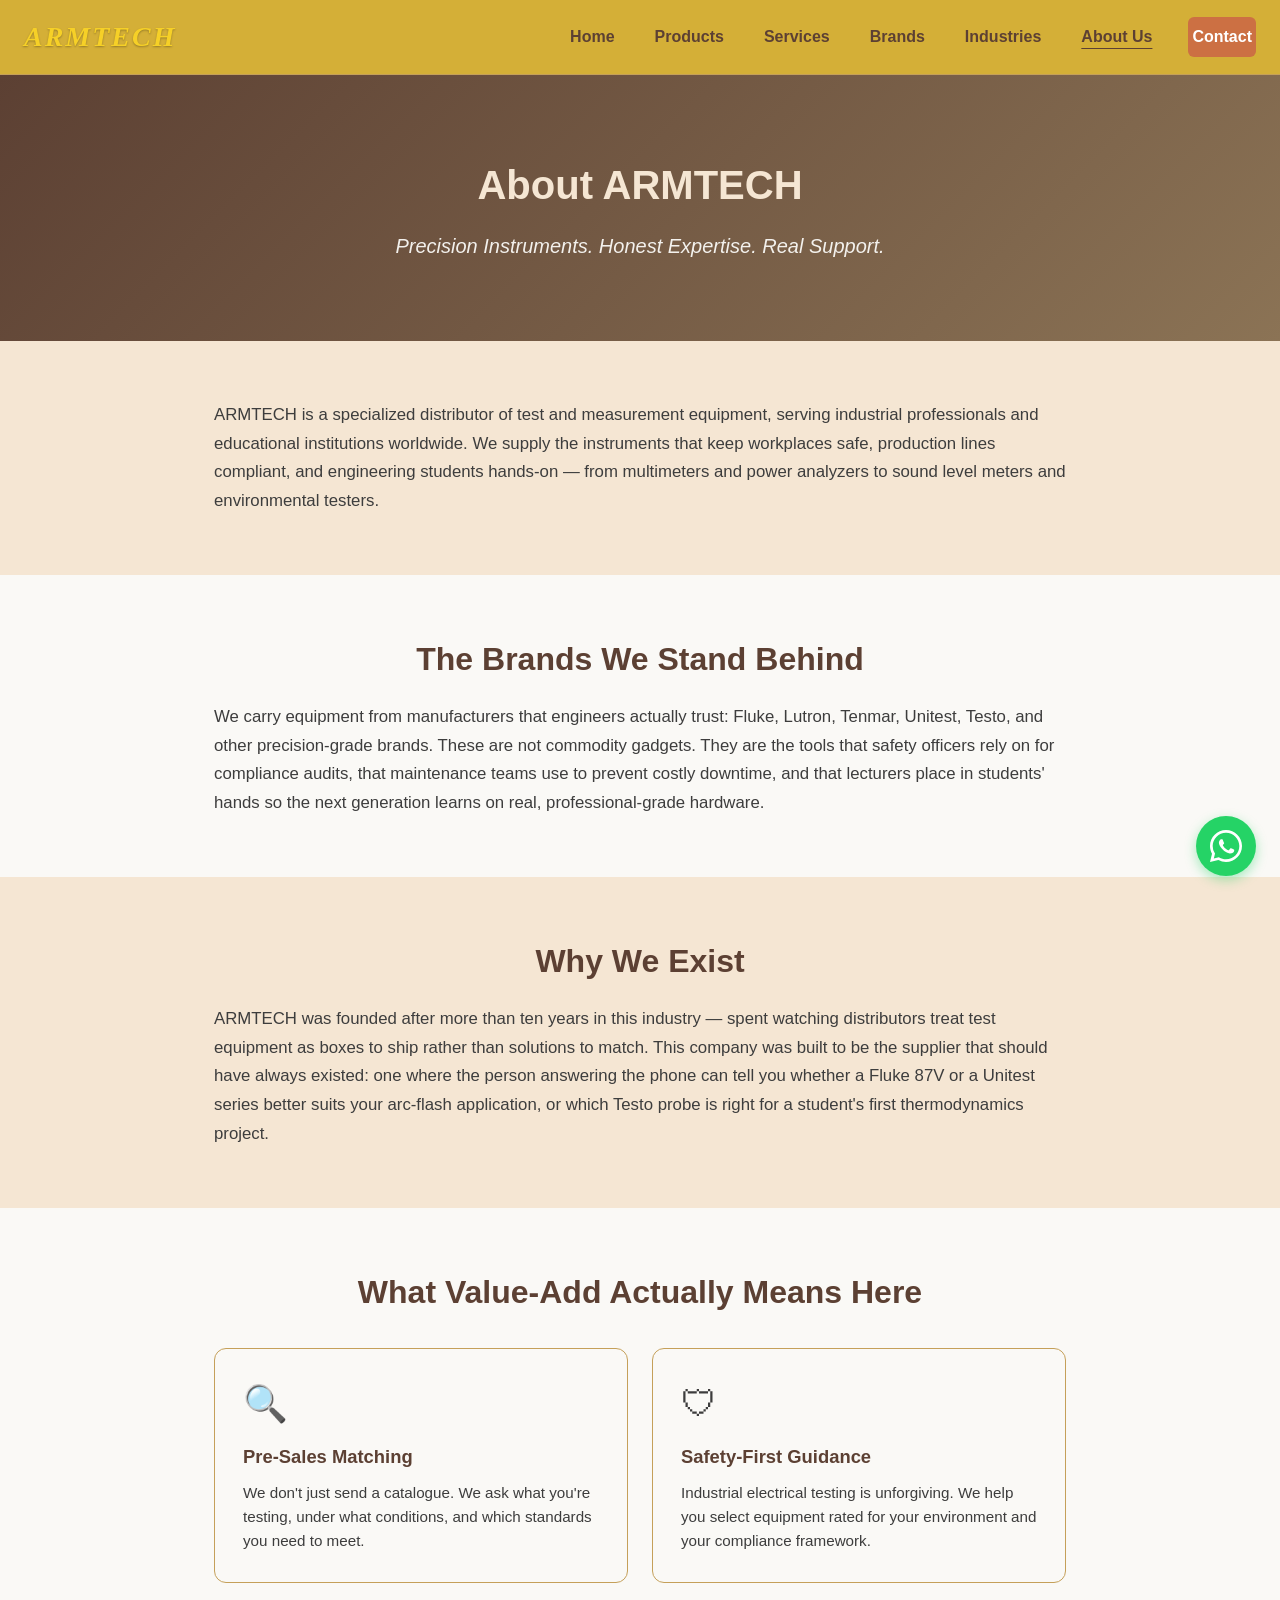
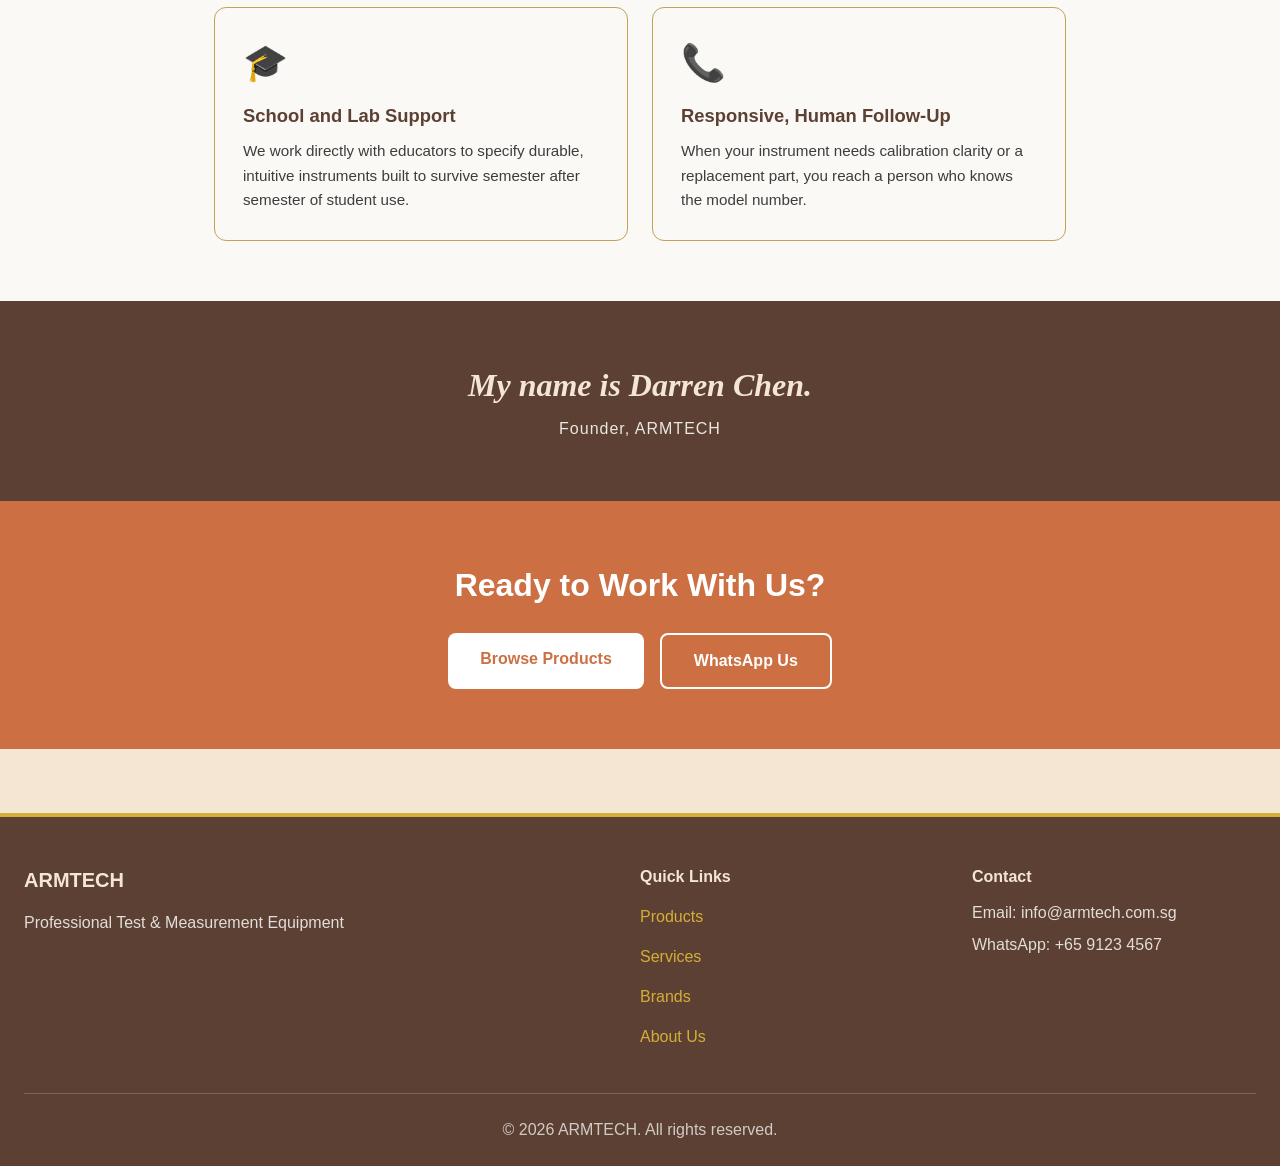
<file: about.html>
<!DOCTYPE html>
<html lang="en">
<head>
    <meta charset="UTF-8">
    <meta name="viewport" content="width=device-width, initial-scale=1.0">
    <meta name="description" content="About ARMTECH — Precision Instruments. Honest Expertise. Real Support. Founded by Darren Chen.">
    <title>About Us | ARMTECH</title>
    <link rel="stylesheet" href="style.css">
    <style>
        .about-hero { background: linear-gradient(135deg, #5C4033 0%, #8B7355 100%); color: #F5E6D3; padding: 80px 20px; text-align: center; }
        .about-hero h1 { font-size: 2.5rem; margin-bottom: 16px; color: #F5E6D3; }
        .about-hero p { font-size: 1.25rem; opacity: 0.95; color: #FAF9F6; font-style: italic; }

        .about-section { padding: 60px 0; }
        .about-section .container { max-width: 900px; }
        .about-section h2 { font-size: 2rem; color: #5C4033; margin-bottom: 20px; text-align: center; }
        .about-section p { font-size: 1.05rem; line-height: 1.7; color: #3D3D3D; }
        .about-section.beige { background: #F5E6D3; }
        .about-section.cream { background: #FAF9F6; }

        .value-grid { display: grid; grid-template-columns: repeat(2, 1fr); gap: 24px; margin-top: 32px; }
        .value-card { background: #FAF9F6; border: 1px solid #C5A059; border-radius: 12px; padding: 28px; transition: border-color 0.2s, transform 0.2s; }
        .value-card:hover { border-color: #D4AF37; transform: translateY(-2px); }
        .value-card .icon { font-size: 36px; margin-bottom: 12px; }
        .value-card h3 { font-size: 1.15rem; color: #5C4033; margin-bottom: 10px; }
        .value-card p { font-size: 0.95rem; color: #3D3D3D; line-height: 1.6; }

        .founder-section { background: #5C4033; color: #F5E6D3; padding: 60px 20px; text-align: center; }
        .founder-section h2 { font-family: Georgia, 'Times New Roman', serif; font-size: 2rem; color: #F5E6D3; margin-bottom: 8px; font-style: italic; }
        .founder-section p { font-size: 1rem; color: #FAF9F6; opacity: 0.9; letter-spacing: 1px; }

        .about-cta { background: #CC7043; color: white; text-align: center; padding: 60px 20px; }
        .about-cta h2 { font-size: 2rem; color: white; margin-bottom: 24px; }
        .about-cta .cta-buttons { display: inline-flex; gap: 16px; flex-wrap: wrap; justify-content: center; }
        .about-cta a { background: white; color: #CC7043; padding: 14px 32px; border-radius: 8px; text-decoration: none; font-weight: 600; transition: transform 0.2s; display: inline-block; }
        .about-cta a:hover { transform: scale(1.05); color: #CC7043; }
        .about-cta a.outline { background: transparent; color: white; border: 2px solid white; }
        .about-cta a.outline:hover { background: white; color: #CC7043; }

        @media (max-width: 768px) {
            .about-hero { padding: 40px 16px !important; }
            .about-hero h1 { font-size: 1.6rem !important; }
            .about-hero p { font-size: 1rem !important; }
            .about-section { padding: 32px 0 !important; }
            .about-section h2 { font-size: 1.4rem !important; }
            .value-grid { grid-template-columns: 1fr !important; gap: 16px !important; }
            .value-card { padding: 20px !important; }
            .founder-section { padding: 40px 16px !important; }
            .founder-section h2 { font-size: 1.5rem !important; }
            .about-cta { padding: 40px 16px !important; }
            .about-cta h2 { font-size: 1.5rem !important; }
            .about-cta .cta-buttons { flex-direction: column; width: 100%; gap: 12px; }
            .about-cta a { width: 100%; text-align: center; }
        }
    </style>
</head>
<body>
    <header class="site-header">
        <div class="container">
            <div class="header-content">
                <div class="logo">ARMTECH</div>
                <button class="nav-toggle" aria-label="Toggle menu" aria-expanded="false"><span></span><span></span><span></span></button>
                <nav class="main-nav">
                    <a href="index.html">Home</a>
                    <a href="products.html">Products</a>
                    <a href="services.html">Services</a>
                    <a href="brands.html">Brands</a>
                    <a href="industries.html">Industries</a>
                    <a href="about.html" class="active">About Us</a>
                    <a href="#contact" class="btn-contact">Contact</a>
                </nav>
            </div>
        </div>
    </header>

    <section class="about-hero">
        <h1>About ARMTECH</h1>
        <p>Precision Instruments. Honest Expertise. Real Support.</p>
    </section>

    <section class="about-section beige">
        <div class="container">
            <p>ARMTECH is a specialized distributor of test and measurement equipment, serving industrial professionals and educational institutions worldwide. We supply the instruments that keep workplaces safe, production lines compliant, and engineering students hands-on &mdash; from multimeters and power analyzers to sound level meters and environmental testers.</p>
        </div>
    </section>

    <section class="about-section cream">
        <div class="container">
            <h2>The Brands We Stand Behind</h2>
            <p>We carry equipment from manufacturers that engineers actually trust: Fluke, Lutron, Tenmar, Unitest, Testo, and other precision-grade brands. These are not commodity gadgets. They are the tools that safety officers rely on for compliance audits, that maintenance teams use to prevent costly downtime, and that lecturers place in students' hands so the next generation learns on real, professional-grade hardware.</p>
        </div>
    </section>

    <section class="about-section beige">
        <div class="container">
            <h2>Why We Exist</h2>
            <p>ARMTECH was founded after more than ten years in this industry &mdash; spent watching distributors treat test equipment as boxes to ship rather than solutions to match. This company was built to be the supplier that should have always existed: one where the person answering the phone can tell you whether a Fluke 87V or a Unitest series better suits your arc-flash application, or which Testo probe is right for a student's first thermodynamics project.</p>
        </div>
    </section>

    <section class="about-section cream">
        <div class="container">
            <h2>What Value-Add Actually Means Here</h2>
            <div class="value-grid">
                <div class="value-card">
                    <div class="icon">&#128269;</div>
                    <h3>Pre-Sales Matching</h3>
                    <p>We don't just send a catalogue. We ask what you're testing, under what conditions, and which standards you need to meet.</p>
                </div>
                <div class="value-card">
                    <div class="icon">&#128737;</div>
                    <h3>Safety-First Guidance</h3>
                    <p>Industrial electrical testing is unforgiving. We help you select equipment rated for your environment and your compliance framework.</p>
                </div>
                <div class="value-card">
                    <div class="icon">&#127891;</div>
                    <h3>School and Lab Support</h3>
                    <p>We work directly with educators to specify durable, intuitive instruments built to survive semester after semester of student use.</p>
                </div>
                <div class="value-card">
                    <div class="icon">&#128222;</div>
                    <h3>Responsive, Human Follow-Up</h3>
                    <p>When your instrument needs calibration clarity or a replacement part, you reach a person who knows the model number.</p>
                </div>
            </div>
        </div>
    </section>

    <section class="founder-section">
        <h2>My name is Darren Chen.</h2>
        <p>Founder, ARMTECH</p>
    </section>

    <section class="about-cta" id="contact">
        <h2>Ready to Work With Us?</h2>
        <div class="cta-buttons">
            <a href="products.html">Browse Products</a>
            <a href="https://wa.me/6591234567?text=Hello,%20I%20would%20like%20to%20learn%20more%20about%20ARMTECH" target="_blank" rel="noopener" class="outline">WhatsApp Us</a>
        </div>
    </section>

    <footer class="site-footer">
        <div class="container">
            <div class="footer-content">
                <div class="footer-col"><h3>ARMTECH</h3><p>Professional Test &amp; Measurement Equipment</p></div>
                <div class="footer-col"><h4>Quick Links</h4><a href="products.html">Products</a><a href="services.html">Services</a><a href="brands.html">Brands</a><a href="about.html">About Us</a></div>
                <div class="footer-col"><h4>Contact</h4><p>Email: info@armtech.com.sg</p><p>WhatsApp: +65 9123 4567</p></div>
            </div>
            <div class="footer-bottom"><p>&copy; 2026 ARMTECH. All rights reserved.</p></div>
        </div>
    </footer>

    <div class="whatsapp-widget">
        <div class="whatsapp-tooltip">Chat with us on WhatsApp</div>
        <a href="https://wa.me/6591234567?text=Hello,%20I%20have%20a%20question%20about%20ARMTECH%20products" class="whatsapp-button" target="_blank" rel="noopener noreferrer" aria-label="Chat on WhatsApp">
            <svg viewBox="0 0 32 32" xmlns="http://www.w3.org/2000/svg"><path d="M16 0C7.164 0 0 7.163 0 16c0 2.825.737 5.48 2.027 7.784L0 32l8.394-2.02A15.924 15.924 0 0016 32c8.836 0 16-7.163 16-16S24.836 0 16 0zm0 29.333c-2.44 0-4.745-.66-6.72-1.813l-.48-.287-4.987 1.2 1.227-4.893-.32-.507A13.253 13.253 0 012.667 16c0-7.36 5.973-13.333 13.333-13.333S29.333 8.64 29.333 16 23.36 29.333 16 29.333z"/><path d="M23.787 19.613c-.387-.193-2.293-1.133-2.647-1.267-.353-.133-.613-.2-.873.2-.26.4-1.007 1.267-1.233 1.527-.227.26-.453.293-.84.1-.387-.193-1.633-.6-3.107-1.92-1.147-1.027-1.92-2.293-2.147-2.68-.227-.387-.027-.6.173-.793.173-.173.387-.453.58-.68.193-.227.26-.387.387-.647.133-.26.067-.48-.033-.68-.1-.2-.873-2.107-1.2-2.88-.32-.753-.64-.653-.873-.667-.227-.013-.48-.013-.733-.013s-.667.093-1.013.467c-.347.373-1.32 1.293-1.32 3.147s1.353 3.653 1.54 3.907c.187.253 2.64 4.04 6.4 5.667.893.387 1.587.62 2.133.793.893.287 1.707.247 2.347.147.72-.107 2.293-.94 2.613-1.847.32-.907.32-1.68.227-1.847-.093-.173-.347-.267-.733-.46z"/></svg>
        </a>
    </div>

<script>
(function(){var t=document.querySelector('.nav-toggle');var n=document.querySelector('.main-nav');if(t&&n){t.addEventListener('click',function(){var open=n.classList.toggle('open');t.classList.toggle('active');t.setAttribute('aria-expanded',open?'true':'false')});n.querySelectorAll('a').forEach(function(a){a.addEventListener('click',function(){n.classList.remove('open');t.classList.remove('active');t.setAttribute('aria-expanded','false')})})}})();
</script>
</body>
</html>
</file>
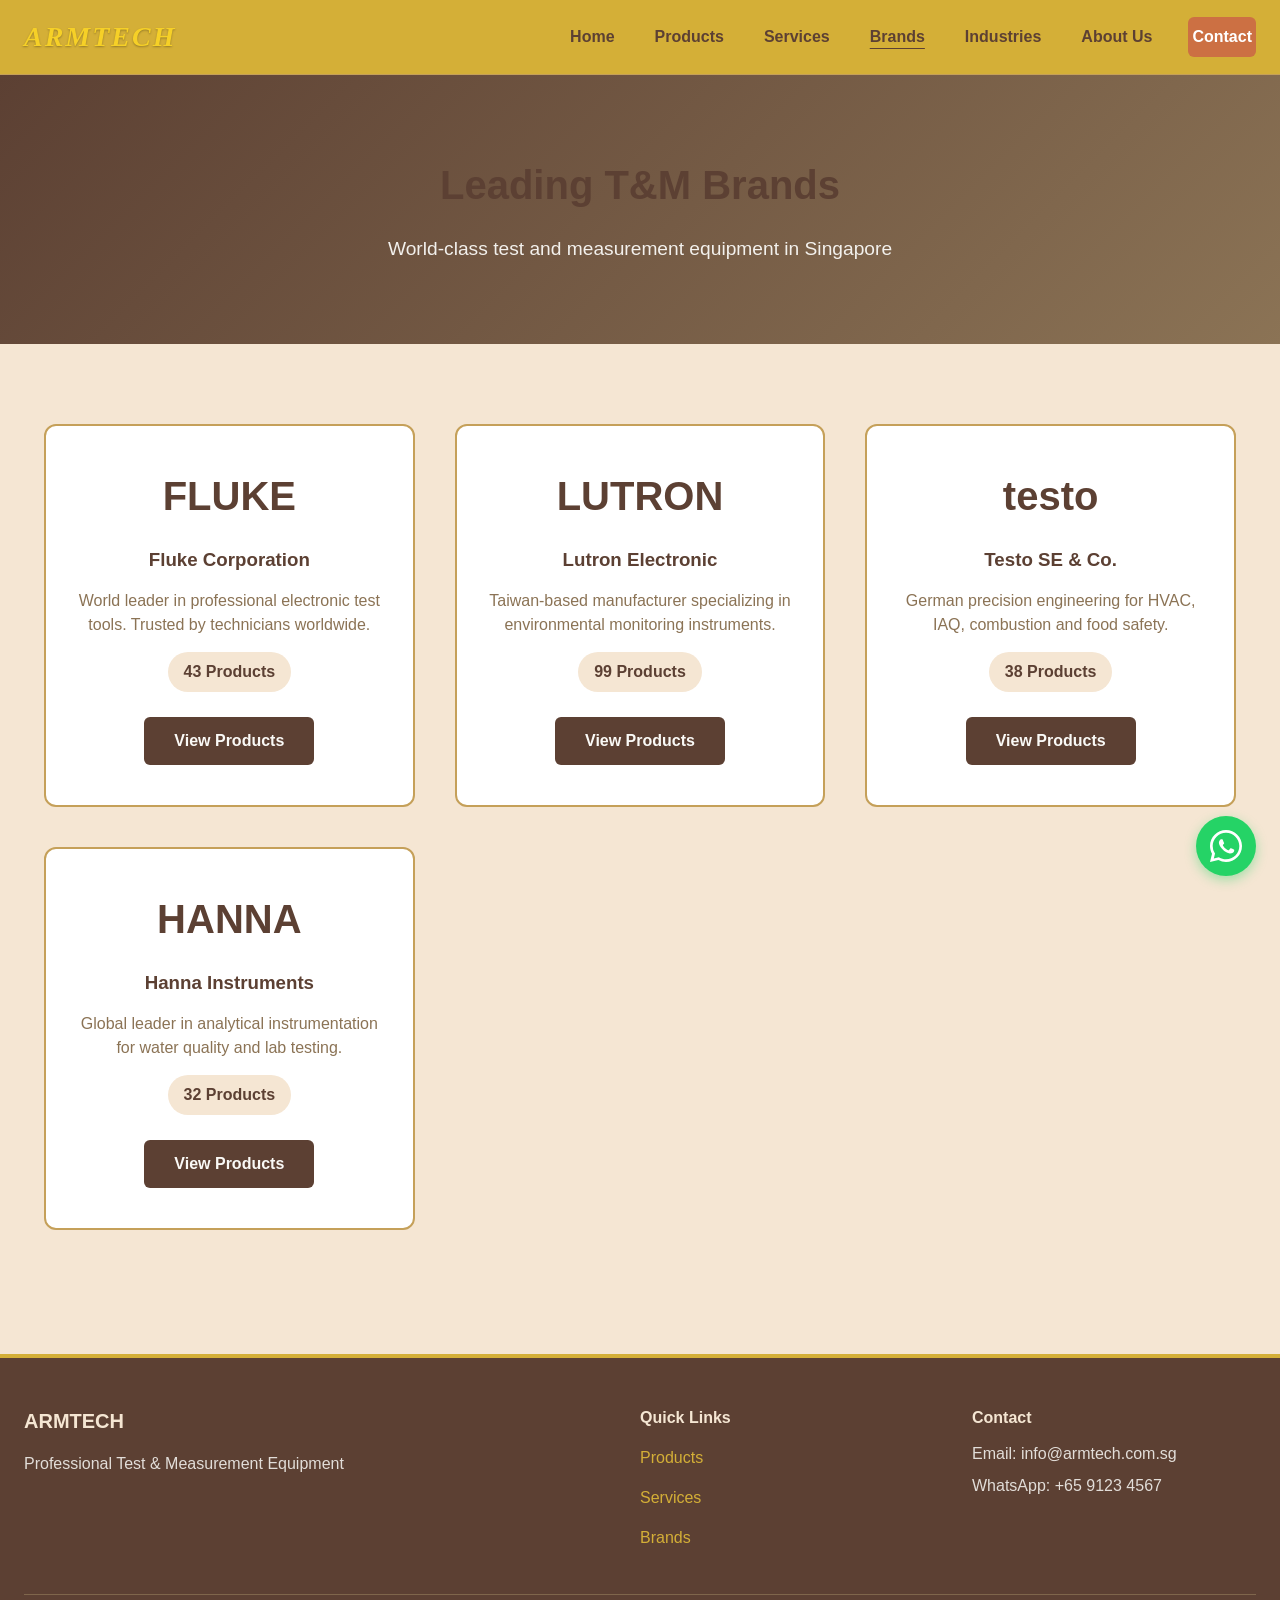
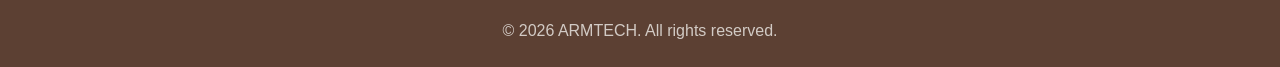
<file: brands.html>
<!DOCTYPE html>
<html lang="en">
<head>
    <meta charset="UTF-8">
    <meta name="viewport" content="width=device-width, initial-scale=1.0">
    <title>Brands | ARMTECH</title>
    <link rel="stylesheet" href="style.css">
</head>
<body>
    <header class="site-header">
        <div class="container">
            <div class="header-content">
                <div class="logo">ARMTECH</div>
                <button class="nav-toggle" aria-label="Toggle menu" aria-expanded="false"><span></span><span></span><span></span></button>
                <nav class="main-nav">
                    <a href="index.html">Home</a>
                    <a href="products.html">Products</a>
                    <a href="services.html">Services</a>
                    <a href="brands.html" class="active">Brands</a>
                    <a href="industries.html">Industries</a>
                    <a href="about.html">About Us</a>
                    <a href="#contact" class="btn-contact">Contact</a>
                </nav>
            </div>
        </div>
    </header>
    <section style="background:linear-gradient(135deg,#5C4033,#8B7355);color:#FAF9F6;padding:80px 20px;text-align:center;">
        <h1 style="font-size:2.5rem;margin-bottom:20px;">Leading T&amp;M Brands</h1>
        <p style="font-size:1.2rem;opacity:.95;">World-class test and measurement equipment in Singapore</p>
    </section>
    <section style="padding:60px 20px;">
        <div class="container">
            <div style="display:grid;grid-template-columns:repeat(auto-fit,minmax(280px,1fr));gap:40px;margin-top:20px;">
                <div style="background:white;border:2px solid #C5A059;border-radius:12px;padding:40px 30px;text-align:center;">
                    <div style="font-size:2.5rem;font-weight:700;color:#5C4033;margin-bottom:20px;">FLUKE</div>
                    <h3 style="color:#5C4033;margin-bottom:15px;">Fluke Corporation</h3>
                    <p style="color:#8B7355;margin-bottom:15px;">World leader in professional electronic test tools. Trusted by technicians worldwide.</p>
                    <div style="background:#F5E6D3;color:#5C4033;padding:8px 16px;border-radius:20px;display:inline-block;font-weight:600;margin-bottom:15px;">43 Products</div>
                    <br><a href="products.html" style="background:#5C4033;color:#FAF9F6;padding:12px 30px;border-radius:6px;text-decoration:none;font-weight:600;display:inline-block;margin-top:10px;">View Products</a>
                </div>
                <div style="background:white;border:2px solid #C5A059;border-radius:12px;padding:40px 30px;text-align:center;">
                    <div style="font-size:2.5rem;font-weight:700;color:#5C4033;margin-bottom:20px;">LUTRON</div>
                    <h3 style="color:#5C4033;margin-bottom:15px;">Lutron Electronic</h3>
                    <p style="color:#8B7355;margin-bottom:15px;">Taiwan-based manufacturer specializing in environmental monitoring instruments.</p>
                    <div style="background:#F5E6D3;color:#5C4033;padding:8px 16px;border-radius:20px;display:inline-block;font-weight:600;margin-bottom:15px;">99 Products</div>
                    <br><a href="products.html" style="background:#5C4033;color:#FAF9F6;padding:12px 30px;border-radius:6px;text-decoration:none;font-weight:600;display:inline-block;margin-top:10px;">View Products</a>
                </div>
                <div style="background:white;border:2px solid #C5A059;border-radius:12px;padding:40px 30px;text-align:center;">
                    <div style="font-size:2.5rem;font-weight:700;color:#5C4033;margin-bottom:20px;">testo</div>
                    <h3 style="color:#5C4033;margin-bottom:15px;">Testo SE &amp; Co.</h3>
                    <p style="color:#8B7355;margin-bottom:15px;">German precision engineering for HVAC, IAQ, combustion and food safety.</p>
                    <div style="background:#F5E6D3;color:#5C4033;padding:8px 16px;border-radius:20px;display:inline-block;font-weight:600;margin-bottom:15px;">38 Products</div>
                    <br><a href="products.html" style="background:#5C4033;color:#FAF9F6;padding:12px 30px;border-radius:6px;text-decoration:none;font-weight:600;display:inline-block;margin-top:10px;">View Products</a>
                </div>
                <div style="background:white;border:2px solid #C5A059;border-radius:12px;padding:40px 30px;text-align:center;">
                    <div style="font-size:2.5rem;font-weight:700;color:#5C4033;margin-bottom:20px;">HANNA</div>
                    <h3 style="color:#5C4033;margin-bottom:15px;">Hanna Instruments</h3>
                    <p style="color:#8B7355;margin-bottom:15px;">Global leader in analytical instrumentation for water quality and lab testing.</p>
                    <div style="background:#F5E6D3;color:#5C4033;padding:8px 16px;border-radius:20px;display:inline-block;font-weight:600;margin-bottom:15px;">32 Products</div>
                    <br><a href="products.html" style="background:#5C4033;color:#FAF9F6;padding:12px 30px;border-radius:6px;text-decoration:none;font-weight:600;display:inline-block;margin-top:10px;">View Products</a>
                </div>
            </div>
        </div>
    </section>
    <footer class="site-footer" id="contact">
        <div class="container">
            <div class="footer-content">
                <div class="footer-col"><h3>ARMTECH</h3><p>Professional Test &amp; Measurement Equipment</p></div>
                <div class="footer-col"><h4>Quick Links</h4><a href="products.html">Products</a><a href="services.html">Services</a><a href="brands.html">Brands</a></div>
                <div class="footer-col"><h4>Contact</h4><p>Email: info@armtech.com.sg</p><p>WhatsApp: +65 9123 4567</p></div>
            </div>
            <div class="footer-bottom"><p>&copy; 2026 ARMTECH. All rights reserved.</p></div>
        </div>
    </footer>
    <div class="whatsapp-widget">
        <div class="whatsapp-tooltip">Chat with us on WhatsApp</div>
        <a href="https://wa.me/6591234567" class="whatsapp-button" target="_blank" aria-label="Chat on WhatsApp">
            <svg viewBox="0 0 32 32" xmlns="http://www.w3.org/2000/svg"><path d="M16 0C7.164 0 0 7.163 0 16c0 2.825.737 5.48 2.027 7.784L0 32l8.394-2.02A15.924 15.924 0 0016 32c8.836 0 16-7.163 16-16S24.836 0 16 0zm0 29.333c-2.44 0-4.745-.66-6.72-1.813l-.48-.287-4.987 1.2 1.227-4.893-.32-.507A13.253 13.253 0 012.667 16c0-7.36 5.973-13.333 13.333-13.333S29.333 8.64 29.333 16 23.36 29.333 16 29.333z"/><path d="M23.787 19.613c-.387-.193-2.293-1.133-2.647-1.267-.353-.133-.613-.2-.873.2-.26.4-1.007 1.267-1.233 1.527-.227.26-.453.293-.84.1-.387-.193-1.633-.6-3.107-1.92-1.147-1.027-1.92-2.293-2.147-2.68-.227-.387-.027-.6.173-.793.173-.173.387-.453.58-.68.193-.227.26-.387.387-.647.133-.26.067-.48-.033-.68-.1-.2-.873-2.107-1.2-2.88-.32-.753-.64-.653-.873-.667-.227-.013-.48-.013-.733-.013s-.667.093-1.013.467c-.347.373-1.32 1.293-1.32 3.147s1.353 3.653 1.54 3.907c.187.253 2.64 4.04 6.4 5.667.893.387 1.587.62 2.133.793.893.287 1.707.247 2.347.147.72-.107 2.293-.94 2.613-1.847.32-.907.32-1.68.227-1.847-.093-.173-.347-.267-.733-.46z"/></svg>
        </a>
    </div>

<script>
(function(){var t=document.querySelector('.nav-toggle');var n=document.querySelector('.main-nav');if(t&&n){t.addEventListener('click',function(){var open=n.classList.toggle('open');t.classList.toggle('active');t.setAttribute('aria-expanded',open?'true':'false')});n.querySelectorAll('a').forEach(function(a){a.addEventListener('click',function(){n.classList.remove('open');t.classList.remove('active');t.setAttribute('aria-expanded','false')})})}})();
</script>
</body>
</html>
</file>
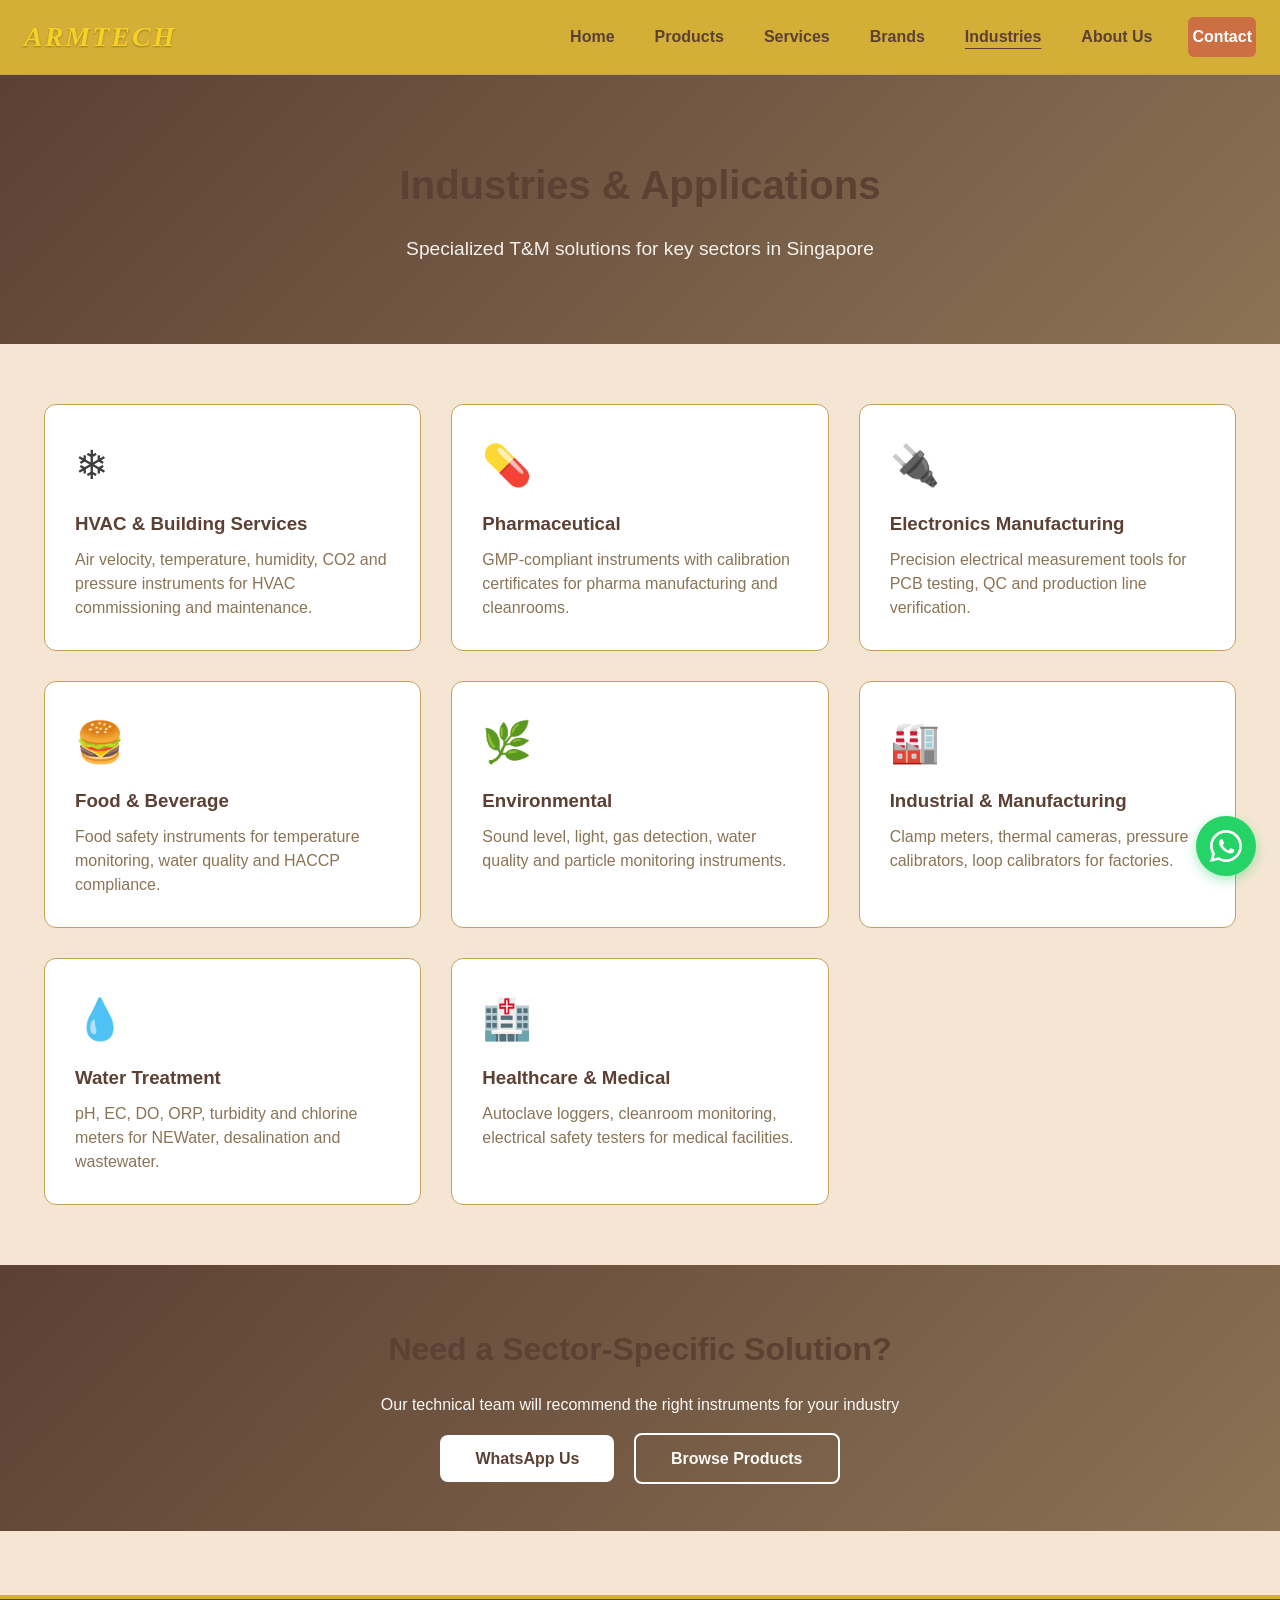
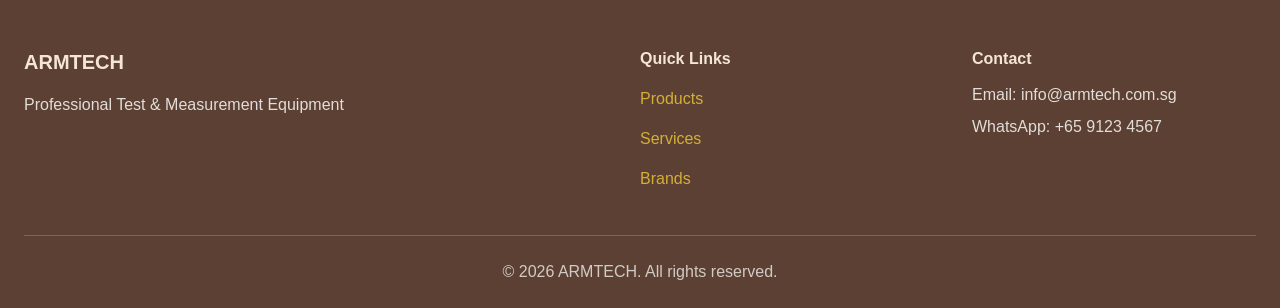
<file: industries.html>
<!DOCTYPE html>
<html lang="en">
<head>
    <meta charset="UTF-8">
    <meta name="viewport" content="width=device-width, initial-scale=1.0">
    <title>Industries | ARMTECH</title>
    <link rel="stylesheet" href="style.css">
</head>
<body>
    <header class="site-header">
        <div class="container">
            <div class="header-content">
                <div class="logo">ARMTECH</div>
                <button class="nav-toggle" aria-label="Toggle menu" aria-expanded="false"><span></span><span></span><span></span></button>
                <nav class="main-nav">
                    <a href="index.html">Home</a>
                    <a href="products.html">Products</a>
                    <a href="services.html">Services</a>
                    <a href="brands.html">Brands</a>
                    <a href="industries.html" class="active">Industries</a>
                    <a href="about.html">About Us</a>
                    <a href="#contact" class="btn-contact">Contact</a>
                </nav>
            </div>
        </div>
    </header>
    <section style="background:linear-gradient(135deg,#5C4033,#8B7355);color:#FAF9F6;padding:80px 20px;text-align:center;">
        <h1 style="font-size:2.5rem;margin-bottom:20px;">Industries &amp; Applications</h1>
        <p style="font-size:1.2rem;opacity:.95;">Specialized T&amp;M solutions for key sectors in Singapore</p>
    </section>
    <section style="padding:60px 20px;">
        <div class="container">
            <div style="display:grid;grid-template-columns:repeat(auto-fit,minmax(280px,1fr));gap:30px;">
                <div style="background:white;border:1px solid #C5A059;border-radius:12px;padding:30px;">
                    <div style="font-size:2.5rem;margin-bottom:15px;">&#10052;</div>
                    <h3 style="color:#5C4033;margin-bottom:10px;">HVAC &amp; Building Services</h3>
                    <p style="color:#8B7355;">Air velocity, temperature, humidity, CO2 and pressure instruments for HVAC commissioning and maintenance.</p>
                </div>
                <div style="background:white;border:1px solid #C5A059;border-radius:12px;padding:30px;">
                    <div style="font-size:2.5rem;margin-bottom:15px;">&#128138;</div>
                    <h3 style="color:#5C4033;margin-bottom:10px;">Pharmaceutical</h3>
                    <p style="color:#8B7355;">GMP-compliant instruments with calibration certificates for pharma manufacturing and cleanrooms.</p>
                </div>
                <div style="background:white;border:1px solid #C5A059;border-radius:12px;padding:30px;">
                    <div style="font-size:2.5rem;margin-bottom:15px;">&#128268;</div>
                    <h3 style="color:#5C4033;margin-bottom:10px;">Electronics Manufacturing</h3>
                    <p style="color:#8B7355;">Precision electrical measurement tools for PCB testing, QC and production line verification.</p>
                </div>
                <div style="background:white;border:1px solid #C5A059;border-radius:12px;padding:30px;">
                    <div style="font-size:2.5rem;margin-bottom:15px;">&#127828;</div>
                    <h3 style="color:#5C4033;margin-bottom:10px;">Food &amp; Beverage</h3>
                    <p style="color:#8B7355;">Food safety instruments for temperature monitoring, water quality and HACCP compliance.</p>
                </div>
                <div style="background:white;border:1px solid #C5A059;border-radius:12px;padding:30px;">
                    <div style="font-size:2.5rem;margin-bottom:15px;">&#127807;</div>
                    <h3 style="color:#5C4033;margin-bottom:10px;">Environmental</h3>
                    <p style="color:#8B7355;">Sound level, light, gas detection, water quality and particle monitoring instruments.</p>
                </div>
                <div style="background:white;border:1px solid #C5A059;border-radius:12px;padding:30px;">
                    <div style="font-size:2.5rem;margin-bottom:15px;">&#127981;</div>
                    <h3 style="color:#5C4033;margin-bottom:10px;">Industrial &amp; Manufacturing</h3>
                    <p style="color:#8B7355;">Clamp meters, thermal cameras, pressure calibrators, loop calibrators for factories.</p>
                </div>
                <div style="background:white;border:1px solid #C5A059;border-radius:12px;padding:30px;">
                    <div style="font-size:2.5rem;margin-bottom:15px;">&#128167;</div>
                    <h3 style="color:#5C4033;margin-bottom:10px;">Water Treatment</h3>
                    <p style="color:#8B7355;">pH, EC, DO, ORP, turbidity and chlorine meters for NEWater, desalination and wastewater.</p>
                </div>
                <div style="background:white;border:1px solid #C5A059;border-radius:12px;padding:30px;">
                    <div style="font-size:2.5rem;margin-bottom:15px;">&#127973;</div>
                    <h3 style="color:#5C4033;margin-bottom:10px;">Healthcare &amp; Medical</h3>
                    <p style="color:#8B7355;">Autoclave loggers, cleanroom monitoring, electrical safety testers for medical facilities.</p>
                </div>
            </div>
        </div>
    </section>
    <section style="background:linear-gradient(135deg,#5C4033,#8B7355);color:#FAF9F6;text-align:center;padding:60px 20px;" id="contact">
        <h2 style="font-size:2rem;margin-bottom:20px;">Need a Sector-Specific Solution?</h2>
        <p style="margin-bottom:30px;">Our technical team will recommend the right instruments for your industry</p>
        <a href="https://wa.me/6591234567" style="background:white;color:#5C4033;padding:15px 35px;border-radius:8px;text-decoration:none;font-weight:600;margin-right:15px;">WhatsApp Us</a>
        <a href="products.html" style="background:transparent;color:#FAF9F6;border:2px solid white;padding:15px 35px;border-radius:8px;text-decoration:none;font-weight:600;">Browse Products</a>
    </section>
    <footer class="site-footer">
        <div class="container">
            <div class="footer-content">
                <div class="footer-col"><h3>ARMTECH</h3><p>Professional Test &amp; Measurement Equipment</p></div>
                <div class="footer-col"><h4>Quick Links</h4><a href="products.html">Products</a><a href="services.html">Services</a><a href="brands.html">Brands</a></div>
                <div class="footer-col"><h4>Contact</h4><p>Email: info@armtech.com.sg</p><p>WhatsApp: +65 9123 4567</p></div>
            </div>
            <div class="footer-bottom"><p>&copy; 2026 ARMTECH. All rights reserved.</p></div>
        </div>
    </footer>
    <div class="whatsapp-widget">
        <div class="whatsapp-tooltip">Chat with us on WhatsApp</div>
        <a href="https://wa.me/6591234567" class="whatsapp-button" target="_blank" aria-label="Chat on WhatsApp">
            <svg viewBox="0 0 32 32" xmlns="http://www.w3.org/2000/svg"><path d="M16 0C7.164 0 0 7.163 0 16c0 2.825.737 5.48 2.027 7.784L0 32l8.394-2.02A15.924 15.924 0 0016 32c8.836 0 16-7.163 16-16S24.836 0 16 0zm0 29.333c-2.44 0-4.745-.66-6.72-1.813l-.48-.287-4.987 1.2 1.227-4.893-.32-.507A13.253 13.253 0 012.667 16c0-7.36 5.973-13.333 13.333-13.333S29.333 8.64 29.333 16 23.36 29.333 16 29.333z"/><path d="M23.787 19.613c-.387-.193-2.293-1.133-2.647-1.267-.353-.133-.613-.2-.873.2-.26.4-1.007 1.267-1.233 1.527-.227.26-.453.293-.84.1-.387-.193-1.633-.6-3.107-1.92-1.147-1.027-1.92-2.293-2.147-2.68-.227-.387-.027-.6.173-.793.173-.173.387-.453.58-.68.193-.227.26-.387.387-.647.133-.26.067-.48-.033-.68-.1-.2-.873-2.107-1.2-2.88-.32-.753-.64-.653-.873-.667-.227-.013-.48-.013-.733-.013s-.667.093-1.013.467c-.347.373-1.32 1.293-1.32 3.147s1.353 3.653 1.54 3.907c.187.253 2.64 4.04 6.4 5.667.893.387 1.587.62 2.133.793.893.287 1.707.247 2.347.147.72-.107 2.293-.94 2.613-1.847.32-.907.32-1.68.227-1.847-.093-.173-.347-.267-.733-.46z"/></svg>
        </a>
    </div>

<script>
(function(){var t=document.querySelector('.nav-toggle');var n=document.querySelector('.main-nav');if(t&&n){t.addEventListener('click',function(){var open=n.classList.toggle('open');t.classList.toggle('active');t.setAttribute('aria-expanded',open?'true':'false')});n.querySelectorAll('a').forEach(function(a){a.addEventListener('click',function(){n.classList.remove('open');t.classList.remove('active');t.setAttribute('aria-expanded','false')})})}})();
</script>
</body>
</html>
</file>
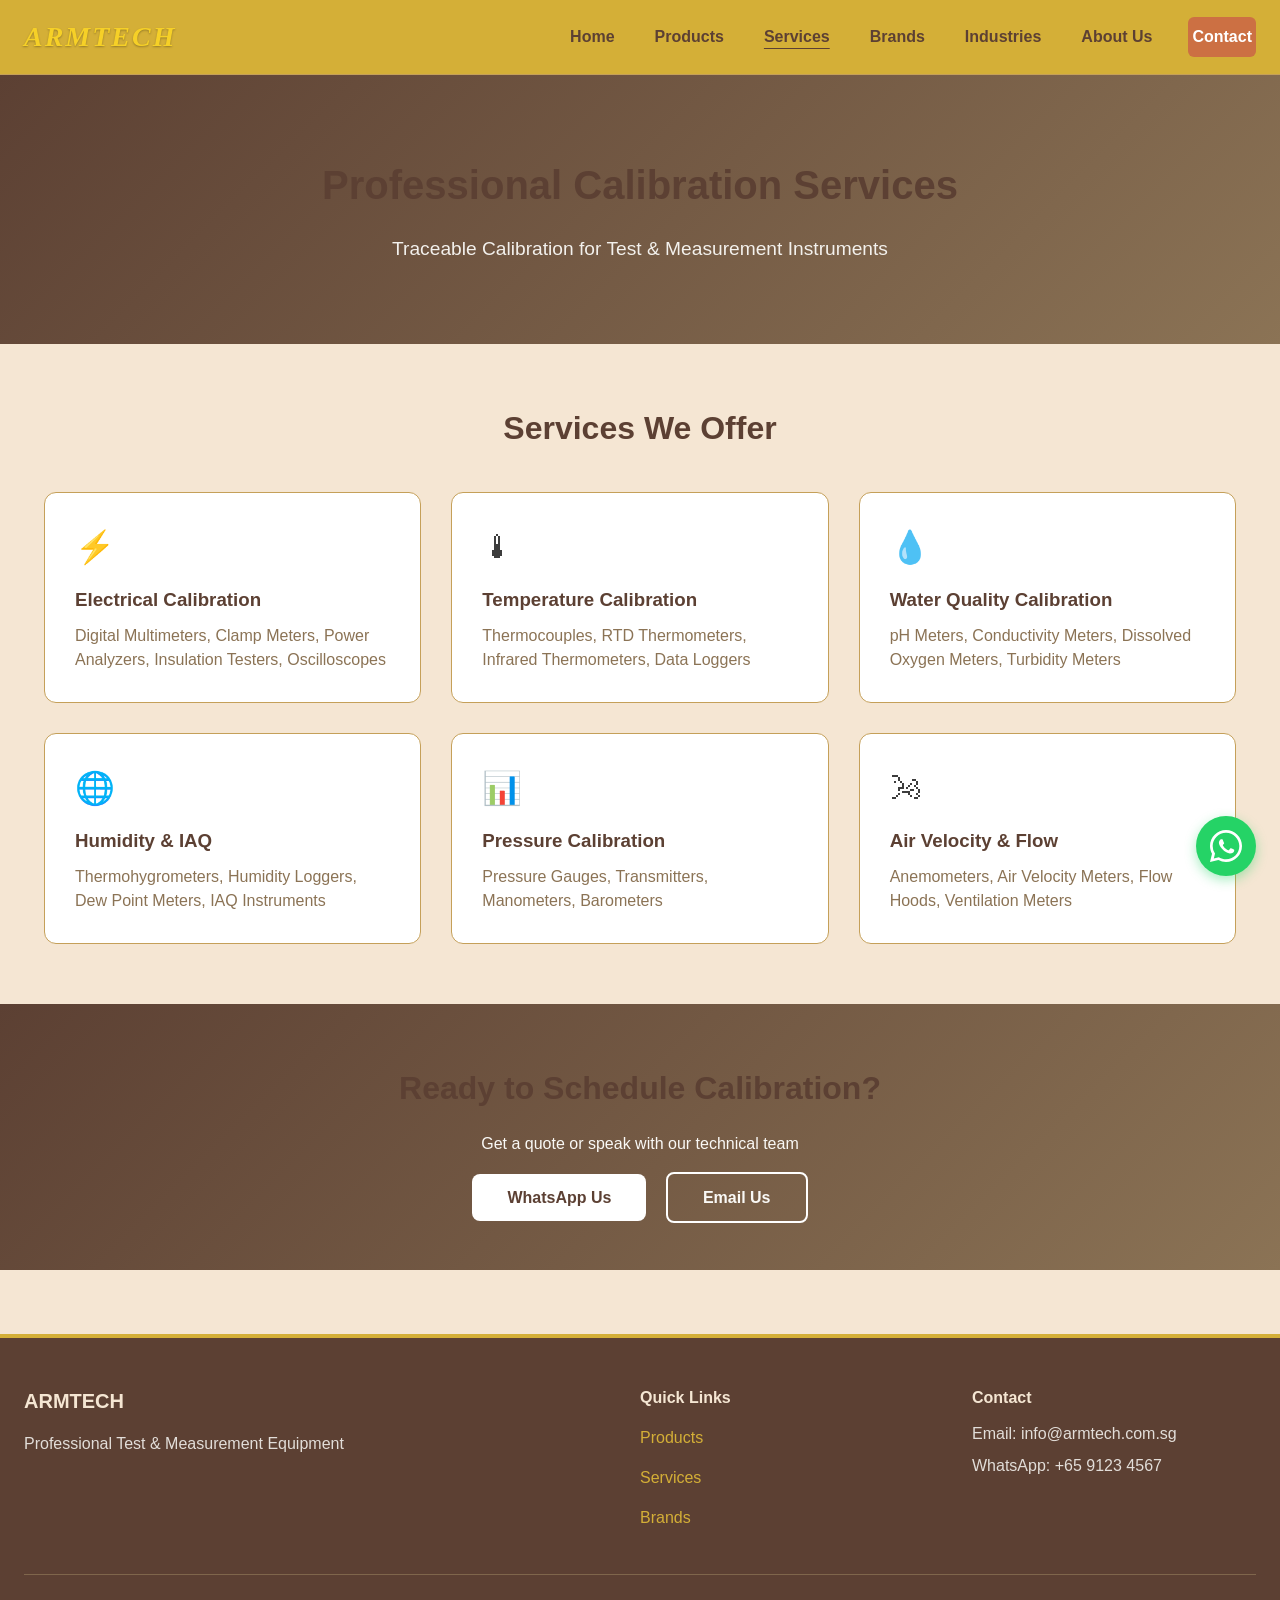
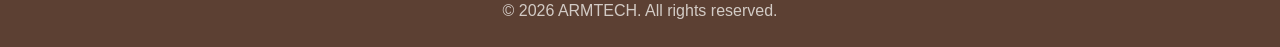
<file: services.html>
<!DOCTYPE html>
<html lang="en">
<head>
    <meta charset="UTF-8">
    <meta name="viewport" content="width=device-width, initial-scale=1.0">
    <title>Calibration Services | ARMTECH</title>
    <link rel="stylesheet" href="style.css">
</head>
<body>
    <header class="site-header">
        <div class="container">
            <div class="header-content">
                <div class="logo">ARMTECH</div>
                <button class="nav-toggle" aria-label="Toggle menu" aria-expanded="false"><span></span><span></span><span></span></button>
                <nav class="main-nav">
                    <a href="index.html">Home</a>
                    <a href="products.html">Products</a>
                    <a href="services.html" class="active">Services</a>
                    <a href="brands.html">Brands</a>
                    <a href="industries.html">Industries</a>
                    <a href="about.html">About Us</a>
                    <a href="#contact" class="btn-contact">Contact</a>
                </nav>
            </div>
        </div>
    </header>
    <section style="background:linear-gradient(135deg,#5C4033,#8B7355);color:#FAF9F6;padding:80px 20px;text-align:center;">
        <h1 style="font-size:2.5rem;margin-bottom:20px;">Professional Calibration Services</h1>
        <p style="font-size:1.2rem;opacity:.95;">Traceable Calibration for Test &amp; Measurement Instruments</p>
    </section>
    <section style="padding:60px 20px;">
        <div class="container">
            <h2 style="text-align:center;font-size:2rem;color:#5C4033;margin-bottom:40px;">Services We Offer</h2>
            <div style="display:grid;grid-template-columns:repeat(auto-fit,minmax(280px,1fr));gap:30px;">
                <div style="background:white;border:1px solid #C5A059;border-radius:12px;padding:30px;">
                    <div style="font-size:2rem;margin-bottom:15px;">&#9889;</div>
                    <h3 style="color:#5C4033;margin-bottom:10px;">Electrical Calibration</h3>
                    <p style="color:#8B7355;">Digital Multimeters, Clamp Meters, Power Analyzers, Insulation Testers, Oscilloscopes</p>
                </div>
                <div style="background:white;border:1px solid #C5A059;border-radius:12px;padding:30px;">
                    <div style="font-size:2rem;margin-bottom:15px;">&#127777;</div>
                    <h3 style="color:#5C4033;margin-bottom:10px;">Temperature Calibration</h3>
                    <p style="color:#8B7355;">Thermocouples, RTD Thermometers, Infrared Thermometers, Data Loggers</p>
                </div>
                <div style="background:white;border:1px solid #C5A059;border-radius:12px;padding:30px;">
                    <div style="font-size:2rem;margin-bottom:15px;">&#128167;</div>
                    <h3 style="color:#5C4033;margin-bottom:10px;">Water Quality Calibration</h3>
                    <p style="color:#8B7355;">pH Meters, Conductivity Meters, Dissolved Oxygen Meters, Turbidity Meters</p>
                </div>
                <div style="background:white;border:1px solid #C5A059;border-radius:12px;padding:30px;">
                    <div style="font-size:2rem;margin-bottom:15px;">&#127760;</div>
                    <h3 style="color:#5C4033;margin-bottom:10px;">Humidity &amp; IAQ</h3>
                    <p style="color:#8B7355;">Thermohygrometers, Humidity Loggers, Dew Point Meters, IAQ Instruments</p>
                </div>
                <div style="background:white;border:1px solid #C5A059;border-radius:12px;padding:30px;">
                    <div style="font-size:2rem;margin-bottom:15px;">&#128202;</div>
                    <h3 style="color:#5C4033;margin-bottom:10px;">Pressure Calibration</h3>
                    <p style="color:#8B7355;">Pressure Gauges, Transmitters, Manometers, Barometers</p>
                </div>
                <div style="background:white;border:1px solid #C5A059;border-radius:12px;padding:30px;">
                    <div style="font-size:2rem;margin-bottom:15px;">&#127788;</div>
                    <h3 style="color:#5C4033;margin-bottom:10px;">Air Velocity &amp; Flow</h3>
                    <p style="color:#8B7355;">Anemometers, Air Velocity Meters, Flow Hoods, Ventilation Meters</p>
                </div>
            </div>
        </div>
    </section>
    <section style="background:linear-gradient(135deg,#5C4033,#8B7355);color:#FAF9F6;text-align:center;padding:60px 20px;" id="contact">
        <h2 style="font-size:2rem;margin-bottom:20px;">Ready to Schedule Calibration?</h2>
        <p style="margin-bottom:30px;">Get a quote or speak with our technical team</p>
        <a href="https://wa.me/6591234567" style="background:white;color:#5C4033;padding:15px 35px;border-radius:8px;text-decoration:none;font-weight:600;margin-right:15px;">WhatsApp Us</a>
        <a href="mailto:calibration@armtech.com.sg" style="background:transparent;color:#FAF9F6;border:2px solid white;padding:15px 35px;border-radius:8px;text-decoration:none;font-weight:600;">Email Us</a>
    </section>
    <footer class="site-footer">
        <div class="container">
            <div class="footer-content">
                <div class="footer-col"><h3>ARMTECH</h3><p>Professional Test &amp; Measurement Equipment</p></div>
                <div class="footer-col"><h4>Quick Links</h4><a href="products.html">Products</a><a href="services.html">Services</a><a href="brands.html">Brands</a></div>
                <div class="footer-col"><h4>Contact</h4><p>Email: info@armtech.com.sg</p><p>WhatsApp: +65 9123 4567</p></div>
            </div>
            <div class="footer-bottom"><p>&copy; 2026 ARMTECH. All rights reserved.</p></div>
        </div>
    </footer>
    <div class="whatsapp-widget">
        <div class="whatsapp-tooltip">Chat with us on WhatsApp</div>
        <a href="https://wa.me/6591234567" class="whatsapp-button" target="_blank" aria-label="Chat on WhatsApp">
            <svg viewBox="0 0 32 32" xmlns="http://www.w3.org/2000/svg"><path d="M16 0C7.164 0 0 7.163 0 16c0 2.825.737 5.48 2.027 7.784L0 32l8.394-2.02A15.924 15.924 0 0016 32c8.836 0 16-7.163 16-16S24.836 0 16 0zm0 29.333c-2.44 0-4.745-.66-6.72-1.813l-.48-.287-4.987 1.2 1.227-4.893-.32-.507A13.253 13.253 0 012.667 16c0-7.36 5.973-13.333 13.333-13.333S29.333 8.64 29.333 16 23.36 29.333 16 29.333z"/><path d="M23.787 19.613c-.387-.193-2.293-1.133-2.647-1.267-.353-.133-.613-.2-.873.2-.26.4-1.007 1.267-1.233 1.527-.227.26-.453.293-.84.1-.387-.193-1.633-.6-3.107-1.92-1.147-1.027-1.92-2.293-2.147-2.68-.227-.387-.027-.6.173-.793.173-.173.387-.453.58-.68.193-.227.26-.387.387-.647.133-.26.067-.48-.033-.68-.1-.2-.873-2.107-1.2-2.88-.32-.753-.64-.653-.873-.667-.227-.013-.48-.013-.733-.013s-.667.093-1.013.467c-.347.373-1.32 1.293-1.32 3.147s1.353 3.653 1.54 3.907c.187.253 2.64 4.04 6.4 5.667.893.387 1.587.62 2.133.793.893.287 1.707.247 2.347.147.72-.107 2.293-.94 2.613-1.847.32-.907.32-1.68.227-1.847-.093-.173-.347-.267-.733-.46z"/></svg>
        </a>
    </div>

<script>
(function(){var t=document.querySelector('.nav-toggle');var n=document.querySelector('.main-nav');if(t&&n){t.addEventListener('click',function(){var open=n.classList.toggle('open');t.classList.toggle('active');t.setAttribute('aria-expanded',open?'true':'false')});n.querySelectorAll('a').forEach(function(a){a.addEventListener('click',function(){n.classList.remove('open');t.classList.remove('active');t.setAttribute('aria-expanded','false')})})}})();
</script>
</body>
</html>
</file>
<file: style.css>
/* Reset and Base — Ba Zi Earth/Metal palette */
* { margin: 0; padding: 0; box-sizing: border-box; }
:root {
    --primary: #D4AF37;      /* gold */
    --secondary: #CC7043;    /* terracotta */
    --dark: #5C4033;         /* deep brown */
    --light-gray: #FAF9F6;   /* off-white */
    --border: #C5A059;       /* soft gold border */
    --text: #3D3D3D;         /* near-black for body */
    --text-light: #8B7355;   /* warm brown muted */
    --background: #F5E6D3;   /* warm beige */
    --logo: #F6D027;         /* bright yellow-gold */
}
html { -webkit-text-size-adjust: 100%; }
body { font-family: -apple-system, BlinkMacSystemFont, 'Segoe UI', Roboto, sans-serif; color: var(--text); line-height: 1.5; background: var(--background); }
img { max-width: 100%; height: auto; }
.container { max-width: 1400px; margin: 0 auto; padding: 0 24px; }

h1, h2, h3 { color: var(--dark); }
a { color: var(--primary); transition: color 0.2s; }
a:hover { color: var(--border); }

/* Header */
.site-header { background: var(--primary); border-bottom: 1px solid var(--border); position: sticky; top: 0; z-index: 100; padding: 16px 0; }
.header-content { display: flex; justify-content: space-between; align-items: center; gap: 16px; position: relative; }
.logo { font-family: Georgia, 'Times New Roman', 'Palatino Linotype', serif; font-size: 28px; font-weight: 700; color: var(--logo); letter-spacing: 2px; flex-shrink: 0; text-shadow: 0 1px 2px rgba(0,0,0,0.3); font-style: italic; }
.main-nav { display: flex; gap: 32px; align-items: center; }
.main-nav a { text-decoration: none; color: var(--dark); font-weight: 600; transition: color 0.2s; padding: 8px 4px; }
.main-nav a:hover { color: var(--dark); opacity: 0.85; }
.main-nav a.active { color: var(--dark); text-decoration: underline; text-underline-offset: 6px; }
.btn-contact { background: var(--secondary); color: white !important; padding: 8px 20px; border-radius: 6px; text-decoration: none !important; }
.btn-contact:hover { background: #b85f37; opacity: 1; }

/* Hamburger toggle */
.nav-toggle { display: none; background: none; border: 0; padding: 8px; cursor: pointer; width: 44px; height: 44px; flex-direction: column; justify-content: center; align-items: center; gap: 5px; }
.nav-toggle span { display: block; width: 24px; height: 2px; background: var(--dark); border-radius: 2px; transition: transform 0.3s, opacity 0.3s; }
.nav-toggle.active span:nth-child(1) { transform: translateY(7px) rotate(45deg); }
.nav-toggle.active span:nth-child(2) { opacity: 0; }
.nav-toggle.active span:nth-child(3) { transform: translateY(-7px) rotate(-45deg); }

/* Buttons */
.btn-primary { background: var(--secondary); color: white !important; padding: 14px 32px; border-radius: 8px; text-decoration: none; font-weight: 600; transition: transform 0.2s; display: inline-block; }
.btn-primary:hover { transform: scale(1.05); background: #b85f37; color: white !important; }
.btn-secondary { background: transparent; color: var(--primary) !important; border: 2px solid var(--primary); padding: 12px 30px; border-radius: 8px; text-decoration: none; font-weight: 600; transition: all 0.2s; display: inline-block; }
.btn-secondary:hover { background: var(--primary); color: var(--dark) !important; transform: scale(1.05); }

/* Hero */
.hero { background: linear-gradient(135deg, var(--dark) 0%, var(--text-light) 100%); color: var(--background); padding: 80px 0; text-align: center; }
.hero h1 { font-size: 48px; margin-bottom: 16px; font-weight: 700; color: var(--background); }
.hero p { font-size: 20px; margin-bottom: 32px; opacity: 0.95; color: var(--light-gray); }
.hero-cta { display: inline-flex; gap: 16px; }

/* Brands section (homepage) */
.brands-section { padding: 64px 0; background: var(--light-gray); }
.brands-grid { display: grid; grid-template-columns: repeat(4, 1fr); gap: 32px; max-width: 900px; margin: 0 auto; }
.brand-card { background: var(--light-gray); padding: 32px; border-radius: 8px; text-align: center; border: 1px solid var(--border); transition: border-color 0.2s, transform 0.2s; }
.brand-card:hover { border-color: var(--primary); transform: translateY(-2px); }
.brand-card img { height: 40px; object-fit: contain; margin-bottom: 16px; }
.brand-card h3 { font-size: 18px; margin-bottom: 8px; color: var(--dark); }
.brand-card p { color: var(--text-light); font-size: 14px; }

/* Features section (homepage) */
.features-section { padding: 64px 0; background: var(--background); }
.features-grid { display: grid; grid-template-columns: repeat(3, 1fr); gap: 32px; margin-top: 48px; }
.feature-card { text-align: center; padding: 24px; }
.feature-icon { font-size: 48px; margin-bottom: 16px; }
.feature-card h3 { margin-bottom: 12px; font-size: 20px; color: var(--dark); }
.feature-card p { color: var(--text-light); }

/* CTA section */
.cta-section { background: var(--dark); color: var(--background); padding: 64px 0; text-align: center; }
.cta-section h2 { font-size: 36px; margin-bottom: 16px; color: var(--background); }
.cta-section p { font-size: 18px; margin-bottom: 32px; opacity: 0.9; color: var(--light-gray); }

/* Products Page */
.products-page { padding: 32px 0; min-height: calc(100vh - 200px); background: var(--background); }
.page-header { text-align: center; margin-bottom: 32px; }
.page-header h1 { font-size: 36px; color: var(--dark); margin-bottom: 8px; }
.subtitle { color: var(--text-light); font-size: 16px; }

/* Filter Bar */
.filter-bar { display: flex; justify-content: space-between; align-items: center; margin-bottom: 24px; padding: 16px; background: var(--light-gray); border-radius: 8px; gap: 16px; border: 1px solid var(--border); }
.brand-filters { display: flex; gap: 8px; flex-wrap: wrap; }
.filter-btn { padding: 10px 16px; border: 1px solid var(--border); background: var(--light-gray); border-radius: 6px; font-size: 14px; cursor: pointer; transition: all 0.2s; display: flex; align-items: center; gap: 8px; min-height: 44px; color: var(--text); }
.filter-btn:hover { border-color: var(--primary); background: #fff; }
.filter-btn.active { background: var(--primary); color: var(--dark); border-color: var(--primary); font-weight: 600; }
.brand-icon { height: 18px; object-fit: contain; }
.btn-quote { background: var(--secondary); color: white; padding: 12px 20px; border-radius: 6px; text-decoration: none; font-weight: 600; display: flex; align-items: center; gap: 8px; transition: transform 0.2s; min-height: 44px; }
.btn-quote:hover { transform: scale(1.05); background: #b85f37; }
.quote-count { background: #fff; color: var(--secondary); border-radius: 50%; width: 22px; height: 22px; display: flex; align-items: center; justify-content: center; font-size: 12px; font-weight: 700; }

/* Products Grid */
.products-grid { display: grid; grid-template-columns: repeat(6, 1fr); gap: 16px; margin-bottom: 32px; }
.product-card { background: var(--light-gray); border: 1px solid var(--border); border-radius: 8px; padding: 12px; transition: all 0.2s; cursor: pointer; display: flex; flex-direction: column; height: 240px; }
.product-card:hover { border-color: var(--primary); box-shadow: 0 4px 12px rgba(92,64,51,0.15); transform: translateY(-2px); }
.product-card.in-quote { border-color: var(--secondary); background: #FAF0E6; }
.brand-logo { height: 20px; object-fit: contain; object-position: left; margin-bottom: 8px; }
.product-image { width: 100%; height: 100px; object-fit: contain; margin-bottom: 10px; background: #fafafa; border-radius: 4px; padding: 8px; }
.product-info { flex: 1; display: flex; flex-direction: column; }
.product-name { font-size: 12px; font-weight: 600; line-height: 1.3; margin-bottom: 4px; color: var(--dark); overflow: hidden; text-overflow: ellipsis; display: -webkit-box; -webkit-line-clamp: 2; -webkit-box-orient: vertical; min-height: 30px; }
.product-sku { font-size: 11px; color: var(--text-light); margin-bottom: 6px; }
.product-price { font-size: 14px; font-weight: 700; color: var(--secondary); margin-top: auto; }
.product-category { font-size: 10px; color: var(--text-light); background: var(--background); padding: 4px 8px; border-radius: 4px; display: inline-block; margin-top: 4px; }

/* Footer */
.site-footer { background: var(--dark); color: var(--background); padding: 48px 0 24px; margin-top: 64px; border-top: 4px solid var(--primary); }
.footer-content { display: grid; grid-template-columns: 2fr 1fr 1fr; gap: 48px; margin-bottom: 32px; }
.footer-col h3 { margin-bottom: 16px; font-size: 20px; color: var(--background); }
.footer-col h4 { margin-bottom: 12px; font-size: 16px; color: var(--background); }
.footer-col a { display: block; color: var(--primary); text-decoration: none; margin-bottom: 8px; padding: 4px 0; transition: color 0.2s; }
.footer-col a:hover { color: var(--border); }
.footer-col p { color: var(--light-gray); margin-bottom: 8px; opacity: 0.85; }
.footer-bottom { border-top: 1px solid var(--text-light); padding-top: 24px; text-align: center; color: var(--light-gray); opacity: 0.75; }

/* WhatsApp Widget — functional green kept */
.whatsapp-widget { position: fixed; bottom: 24px; right: 24px; z-index: 1000; }
.whatsapp-button { width: 60px; height: 60px; background: #25D366; border-radius: 50%; display: flex; align-items: center; justify-content: center; box-shadow: 0 4px 12px rgba(37,211,102,0.4); cursor: pointer; transition: all 0.3s ease; text-decoration: none; }
.whatsapp-button:hover { transform: scale(1.1); box-shadow: 0 6px 20px rgba(37,211,102,0.6); }
.whatsapp-button svg { width: 32px; height: 32px; fill: white; }
.whatsapp-tooltip { position: absolute; right: 70px; top: 50%; transform: translateY(-50%); background: var(--light-gray); color: var(--dark); padding: 8px 16px; border-radius: 8px; box-shadow: 0 2px 8px rgba(92,64,51,0.2); white-space: nowrap; font-size: 14px; font-weight: 500; opacity: 0; pointer-events: none; transition: opacity 0.3s ease; }
.whatsapp-widget:hover .whatsapp-tooltip { opacity: 1; }

/* Responsive — Tablet */
@media (max-width: 1200px) {
    .products-grid { grid-template-columns: repeat(4, 1fr); }
}
@media (max-width: 900px) {
    .products-grid { grid-template-columns: repeat(3, 1fr); }
    .main-nav { gap: 20px; }
    .main-nav a { font-size: 14px; }
}

/* Responsive — Mobile (768px and below) */
@media (max-width: 768px) {
    .container { padding: 0 16px; }
    .site-header { padding: 12px 0; }
    .logo { font-size: 24px; letter-spacing: 1px; }
    .nav-toggle { display: flex; }
    .main-nav {
        position: absolute; top: 100%; left: 0; right: 0;
        background: var(--primary);
        flex-direction: column; gap: 0; padding: 8px 0;
        display: none; box-shadow: 0 4px 12px rgba(92,64,51,0.2);
    }
    .main-nav.open { display: flex; }
    .main-nav a {
        width: 100%; padding: 14px 24px; border-bottom: 1px solid rgba(92,64,51,0.15);
        min-height: 44px; display: flex; align-items: center;
    }
    .main-nav a:last-child { border-bottom: 0; }
    .btn-contact { margin: 8px 24px; text-align: center; justify-content: center; }

    .hero { padding: 40px 0 !important; }
    .hero h1 { font-size: 1.6rem !important; line-height: 1.2; margin-bottom: 12px !important; }
    .hero p { font-size: 1rem !important; margin-bottom: 20px !important; }
    .hero-cta { flex-direction: column; gap: 12px !important; width: 100%; }
    .hero-cta a { width: 100%; text-align: center; padding: 14px 20px !important; min-height: 44px; display: inline-block; }

    section[style*="80px 20px"] { padding: 40px 16px !important; }
    section[style*="80px 20px"] h1 { font-size: 1.6rem !important; }
    section[style*="80px 20px"] p { font-size: 1rem !important; }
    section[style*="60px 20px"] { padding: 30px 12px !important; }
    section[style*="60px 20px"] h2 { font-size: 1.5rem !important; }
    section[style*="60px 20px"] a { display: inline-block !important; margin: 8px 0 !important; min-height: 44px; }

    section div[style*="grid-template-columns:repeat(auto-fit,minmax(280px,1fr))"],
    section div[style*="grid-template-columns: repeat(auto-fit"] { grid-template-columns: 1fr !important; gap: 16px !important; }
    section div[style*="padding:40px 30px"] { padding: 24px 20px !important; }
    section div[style*="padding:30px"] { padding: 20px !important; }

    .brands-grid { grid-template-columns: repeat(2, 1fr) !important; gap: 16px !important; max-width: 100% !important; }
    .brand-card { padding: 20px !important; }
    .brand-card img { height: 32px !important; }
    .features-grid { grid-template-columns: 1fr !important; gap: 16px !important; margin-top: 24px !important; }
    .feature-card { padding: 16px !important; }
    .feature-icon { font-size: 36px !important; margin-bottom: 12px !important; }

    .brands-section, .features-section { padding: 40px 0 !important; }
    .brands-section h2, .features-section h2 { font-size: 1.5rem !important; }
    .cta-section { padding: 40px 0 !important; }
    .cta-section h2 { font-size: 1.5rem !important; }
    .cta-section p { font-size: 1rem !important; margin-bottom: 20px !important; }

    .products-page { padding: 20px 0; }
    .page-header h1 { font-size: 1.6rem; }
    .subtitle { font-size: 14px; }
    .filter-bar { flex-direction: column; gap: 12px; align-items: stretch; padding: 12px; }
    .brand-filters { justify-content: flex-start; }
    .filter-btn { font-size: 13px; padding: 10px 12px; }
    .btn-quote { width: 100%; justify-content: center; }
    .products-grid { grid-template-columns: repeat(2, 1fr); gap: 12px; }
    .product-card { padding: 10px; height: auto; min-height: 220px; }
    .product-image { height: 80px; }
    .product-name { font-size: 13px; }

    .footer-content { grid-template-columns: 1fr; gap: 24px; }
    .site-footer { padding: 32px 0 16px; margin-top: 40px; }
    .footer-col a { padding: 8px 0; }

    .whatsapp-widget { bottom: 16px; right: 16px; }
    .whatsapp-button { width: 52px; height: 52px; }
    .whatsapp-button svg { width: 26px; height: 26px; }
    .whatsapp-tooltip { display: none; }

    body { font-size: 15px; }
    h1, h2, h3 { line-height: 1.25; }
}

@media (max-width: 480px) {
    .container { padding: 0 12px; }
    .hero h1 { font-size: 1.4rem !important; }
    .products-grid { grid-template-columns: repeat(2, 1fr); gap: 10px; }
    .product-card { min-height: 200px; padding: 8px; }
    .product-image { height: 70px; }
}
</file>
